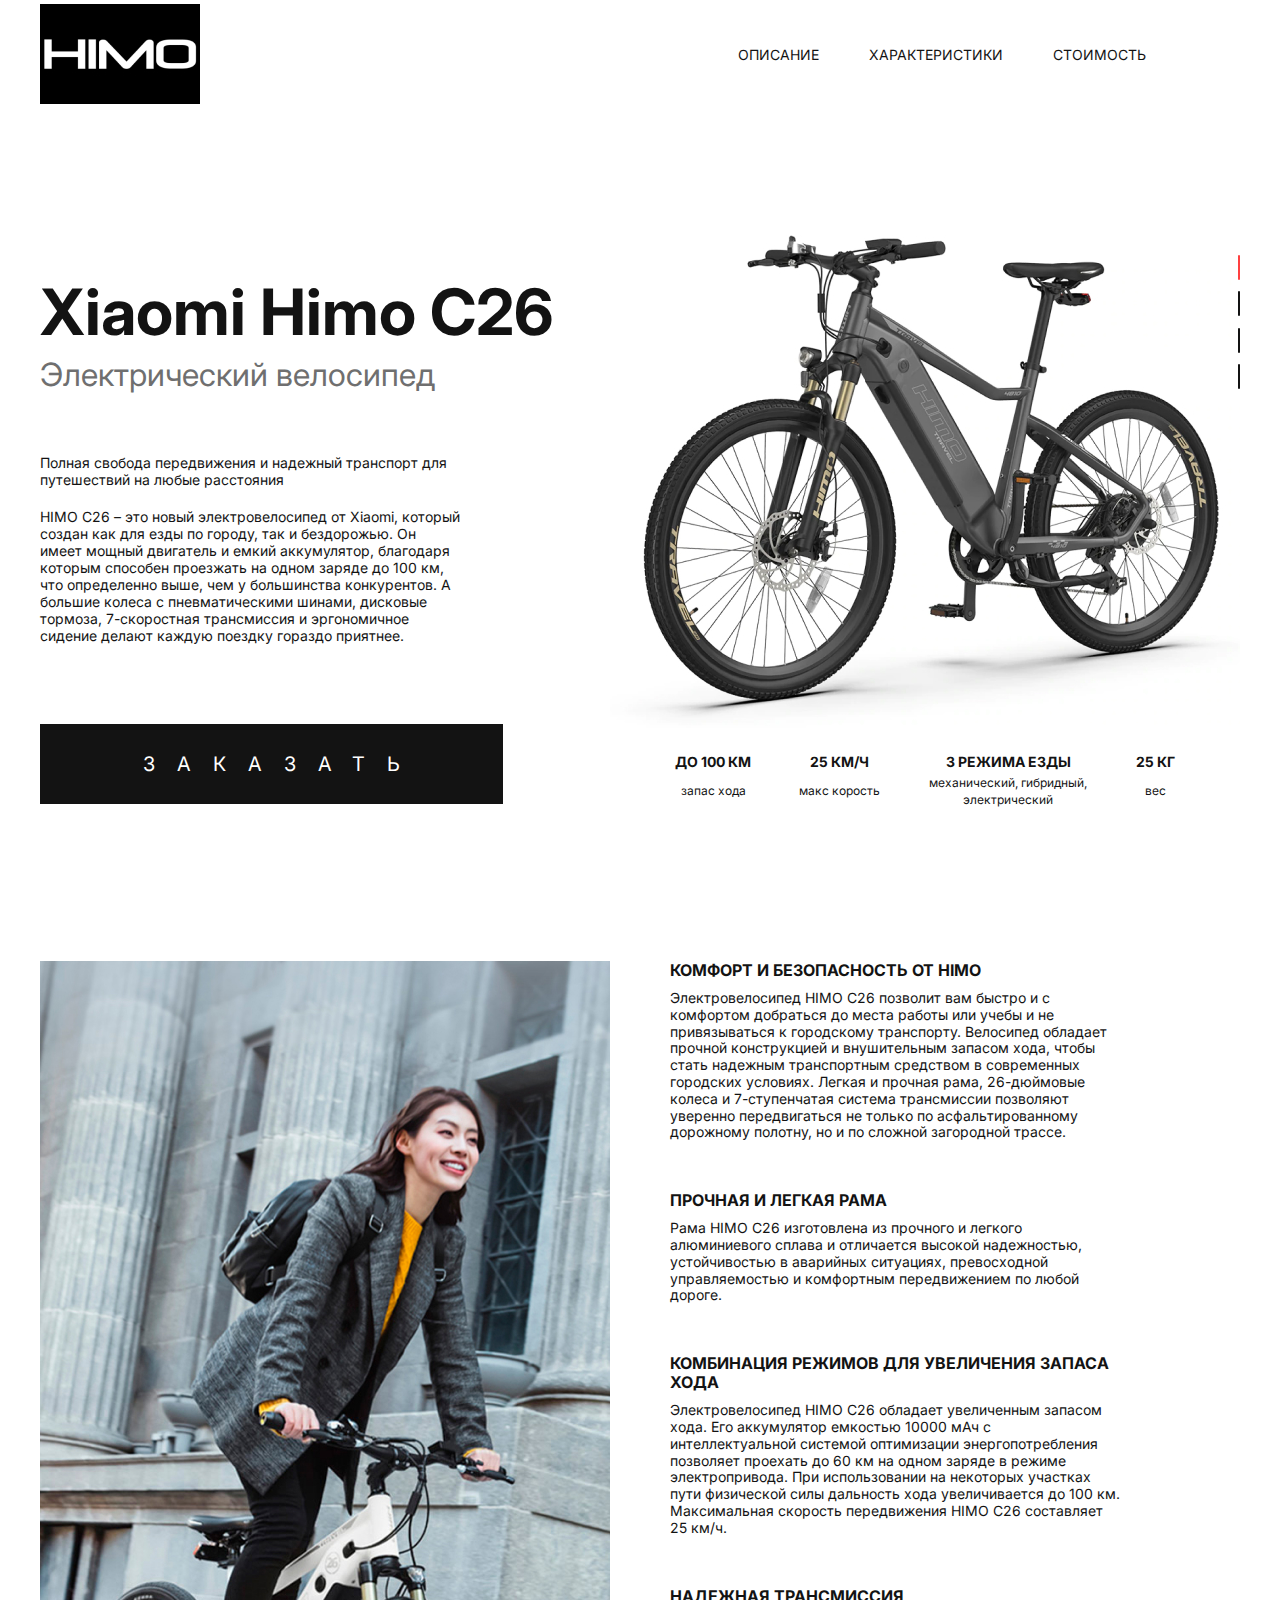
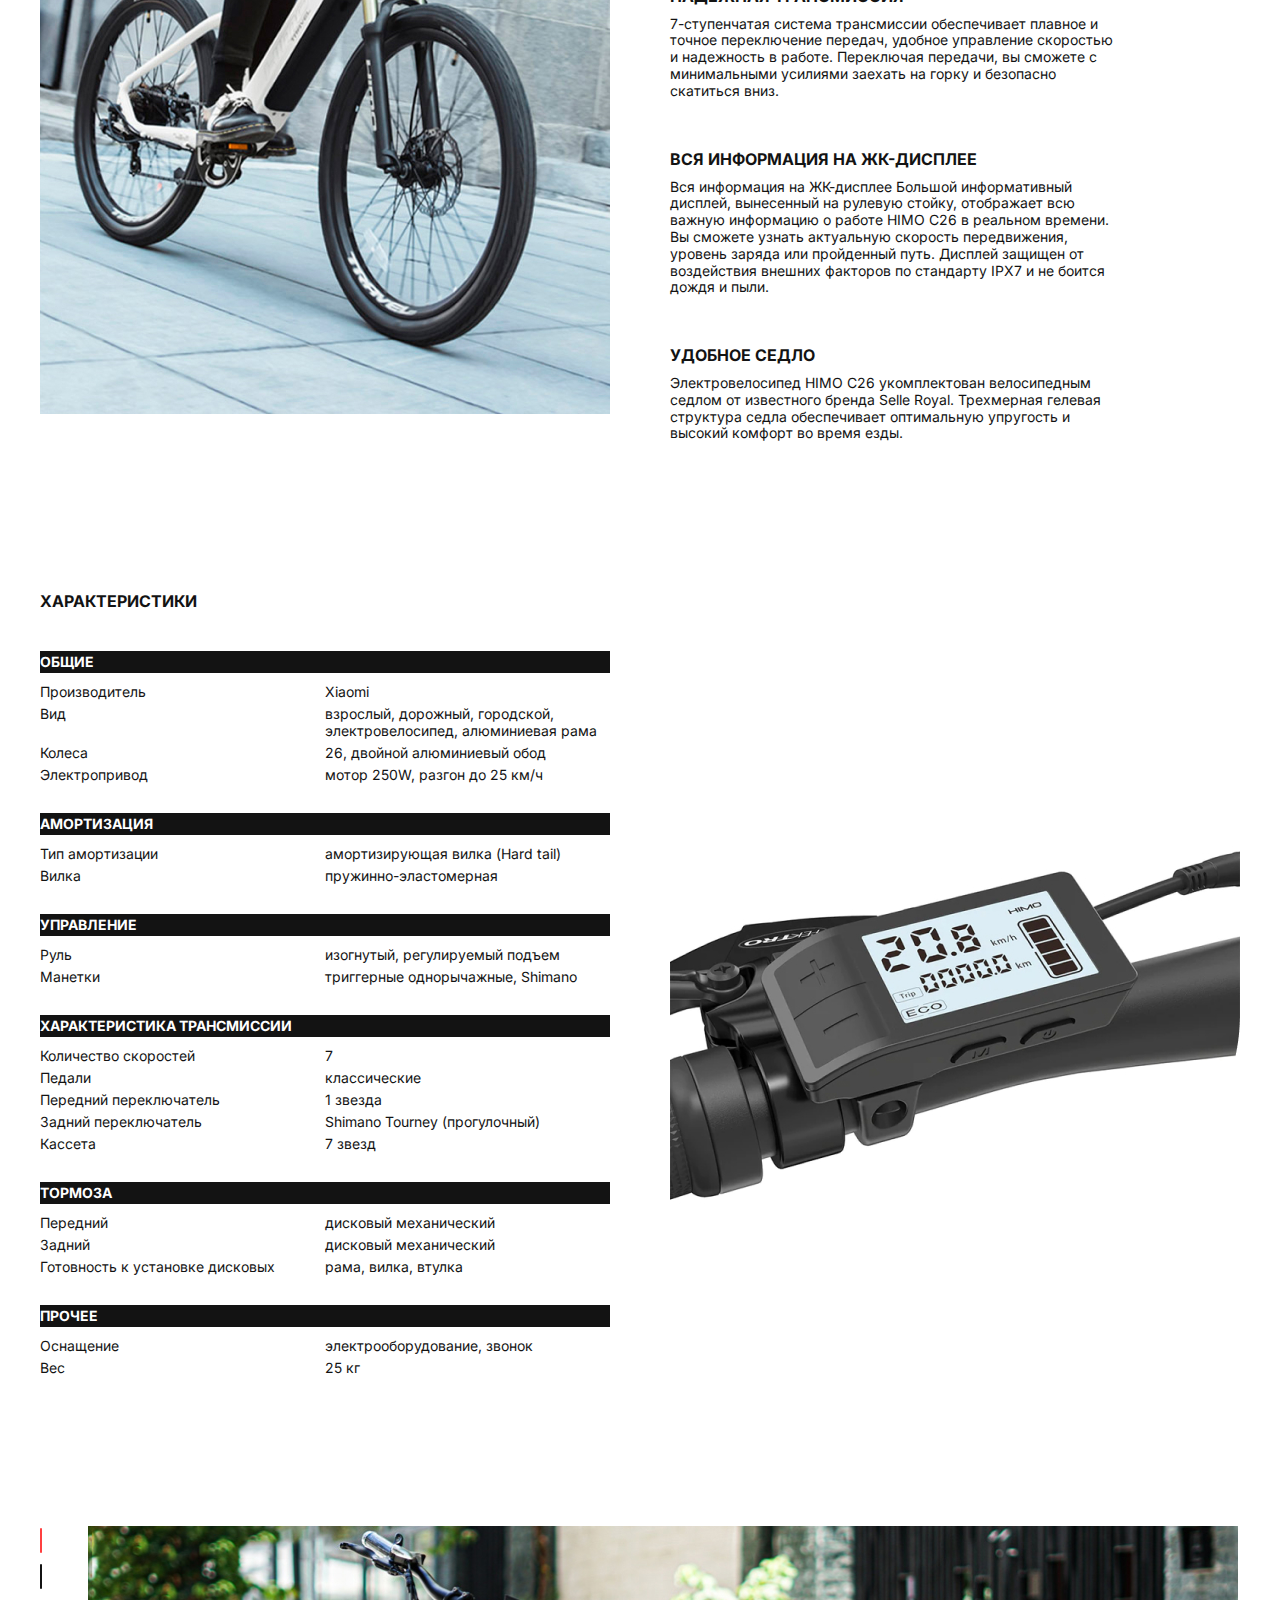
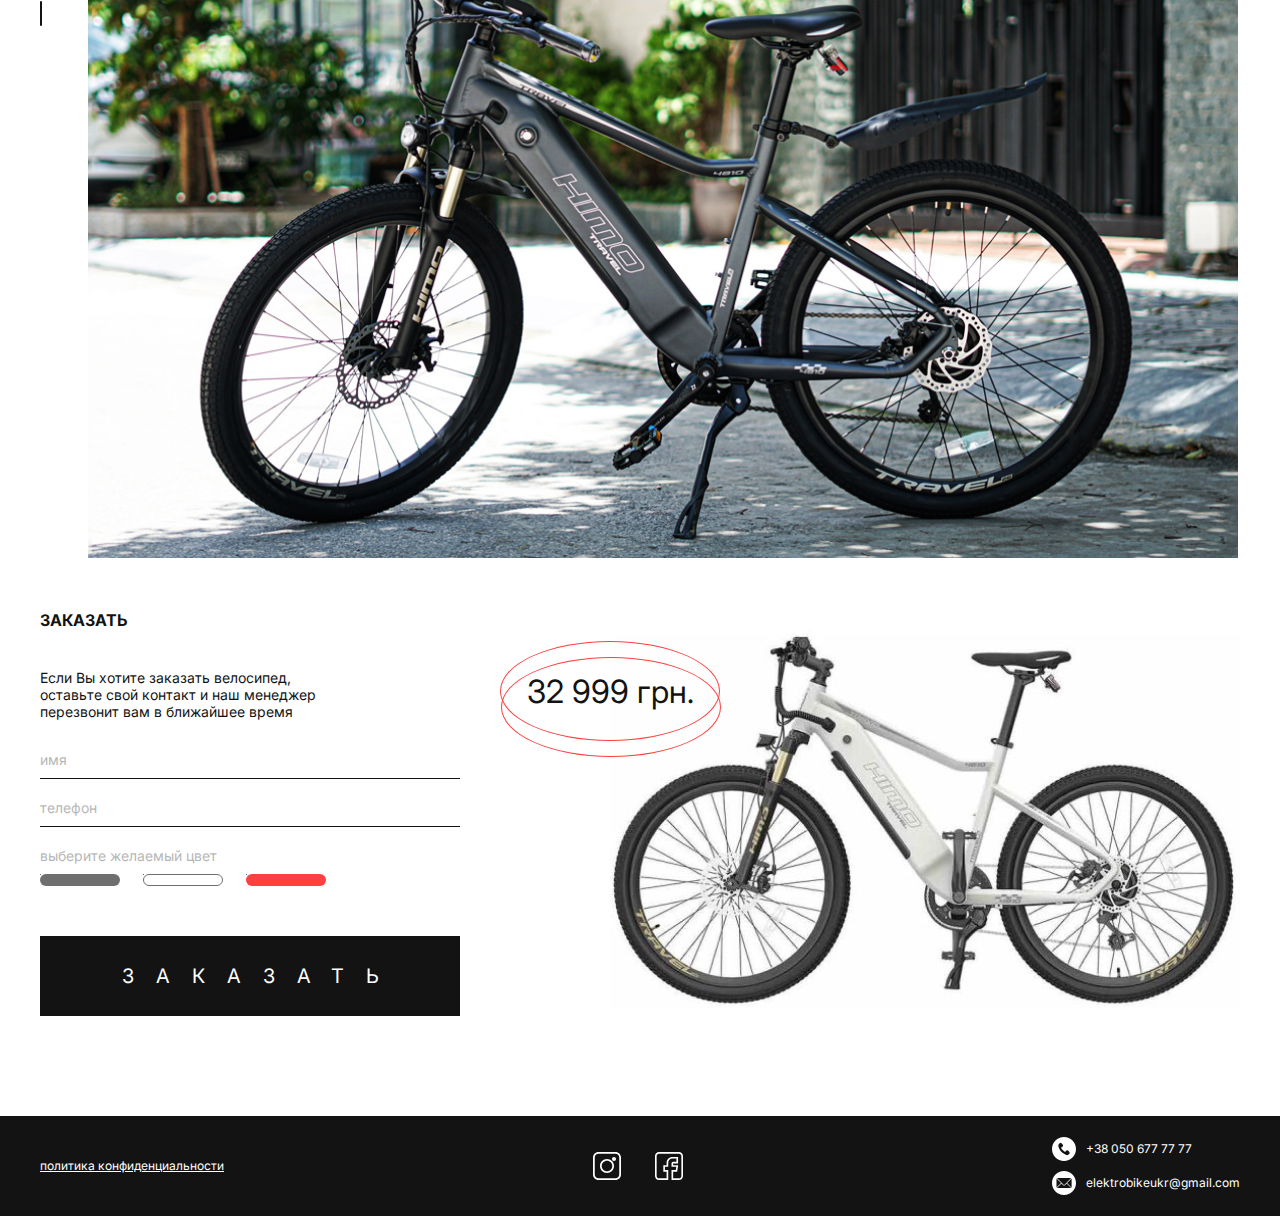
<file: Xiaomi Himo/index.html>
<!DOCTYPE html>
<html lang="ru">

<head>
	<meta charset="UTF-8">
	<meta http-equiv="X-UA-Compatible" content="IE=edge">
	<meta name="viewport" content="width=device-width, initial-scale=1.0">
	<link rel="stylesheet" href="css/normalize.css">
	<link rel="preconnect" href="https://fonts.googleapis.com">
	<link rel="preconnect" href="https://fonts.gstatic.com" crossorigin>
	<link href="https://fonts.googleapis.com/css2?family=Inter:wght@400;700&display=swap" rel="stylesheet">
	<link rel="stylesheet" href="css/slick.css">
	<link rel="stylesheet" href="css/style.css">
	<title>Document</title>
</head>

<body>
	<header class="header">
		<div class="container">
			<div class="header__inner">
				<div class="hamb" id="hamb">
					<div class="hamb__wrap" >
						<span class="bar"></span>
						<span class="bar"></span>
						<span class="bar"></span>
					</div>
				</div>
				<a href="#" class="logo">
					<img src="img/Logo.jpg" alt="logo" class="logo__img">
				</a>
				<nav class="menu" id="menu" >
					<ul class="menu__list" >
						<li class="menu__iteam">
							<a href="#info" class="menu__link">описание</a>
						</li>
						<li class="menu__iteam">
							<a href="#characteristic" class="menu__link">характеристики</a>
						</li>
						<li class="menu__iteam">
							<a href="#price" class="menu__link">стоимость</a>
						</li>
					</ul>
				</nav>
				<div class="popup" id="popup"></div>
			</div>
		</div>
	</header>
	
	<section class="order-bike">
		<div class="container">
			<div class="bike__inner">
				<div class="bike__column">
					<h1 class="bike__title">
						Xiaomi Himo C26
					</h1>
					<h2 class="bike__subtitle">
						Электрический велосипед
					</h2>
					<p class="bike__text">
						Полная свобода передвижения и надежный транспорт для путешествий на любые расстояния
					</p>
					<p class="bike__text">
						HIMO C26 – это новый электровелосипед от Xiaomi, который создан как для езды по городу, так и
						бездорожью. Он имеет мощный двигатель и емкий аккумулятор, благодаря которым способен проезжать на
						одном заряде до 100 км, что определенно выше, чем у большинства конкурентов. А большие колеса с
						пневматическими шинами, дисковые тормоза, 7-скоростная трансмиссия и эргономичное сидение делают
						каждую поездку гораздо приятнее.
					</p>
					<a href="#price" class="bike__link">
						Заказать
					</a>					
				</div>
				<div class="bike__column bike__column-slider">
					<div class="bike-slider">
						<img src="img/1order.jpg" alt="bike-slider__item" class="bike-slider__item">
						<img src="img/2order.jpg" alt="bike-slider__item" class="bike-slider__item">
						<img src="img/4order.jpg" alt="bike-slider__item" class="bike-slider__item">
						<img src="img/5order.jpg" alt="bike-slider__item" class="bike-slider__item">
					</div>
					<div class="sub-info-bike">
						<div class="sub-info-column">
							<span class="sub-info-title">до 100 км</span>
							<span class="sub-info-text">Запас хода</span>
						</div>
						<div class="sub-info-column">
							<span class="sub-info-title">25 км/ч</span>
							<span class="sub-info-text">Макс корость</span>
						</div>
						<div class="sub-info-column">
							<span class="sub-info-title">3 режима езды</span>
							<span class="sub-info-text">механический, гибридный, электрический</span>							
						</div>
						<div class="sub-info-column">
							<span class="sub-info-title">25 кг</span>
							<span class="sub-info-text">вес</span>
						</div>
					</div>
				</div>
			</div>
		</div>
	</section>
	<section class="info" id="info">
		<div class="container">
			<div class="info__inner">
				<div class="info__list-img">
					<img class="info__img" src="img/info-img.jpg" alt="info__img">
				</div>
				<div class="info__list">
					<div class="info__item">
						<h4 class="info__item-title">
							Комфорт и безопасность от HIMO
						</h4>
						<p class="info__item-text">
							Электровелосипед HIMO C26 позволит вам быстро и с комфортом добраться до места работы или учебы и не привязываться к городскому транспорту. Велосипед обладает прочной конструкцией и внушительным запасом хода, чтобы стать надежным транспортным средством в современных городских условиях. Легкая и прочная рама, 26-дюймовые колеса и 7-ступенчатая система трансмиссии позволяют уверенно передвигаться не только по асфальтированному дорожному полотну, но и по сложной загородной трассе.
						</p>
						</div>
					<div class="info__item">
						<h4 class="info__item-title">
							Прочная и легкая рама
						</h4>
						<p class="info__item-text">
							Рама HIMO C26 изготовлена из прочного и легкого алюминиевого сплава и отличается высокой надежностью, устойчивостью в аварийных ситуациях, превосходной управляемостью и комфортным передвижением по любой дороге.
						</p>
					</div>
					<div class="info__item">
						<h4 class="info__item-title">
							Комбинация режимов для увеличения запаса хода
						</h4>
						<p class="info__item-text">
							Электровелосипед HIMO C26 обладает увеличенным запасом хода. Его аккумулятор емкостью 10000 мАч с интеллектуальной системой оптимизации энергопотребления позволяет проехать до 60 км на одном заряде в режиме электропривода. При использовании на некоторых участках пути физической силы дальность хода увеличивается до 100 км. Максимальная скорость передвижения HIMO C26 составляет 25 км/ч.
						</p>
					</div>
					<div class="info__item">
						<h4 class="info__item-title">
							Надежная трансмиссия
						</h4>
						<p class="info__item-text">
							7-ступенчатая система трансмиссии обеспечивает плавное и точное переключение передач, удобное управление скоростью и надежность в работе. Переключая передачи, вы сможете с минимальными усилиями заехать на горку и безопасно скатиться вниз.
						</p>
					</div>
					<div class="info__item">
						<h4 class="info__item-title">
							Вся информация на ЖК-дисплее
						</h4>
						<p class="info__item-text">
							Вся информация на ЖК-дисплее
							Большой информативный дисплей, вынесенный на рулевую стойку, отображает всю важную информацию о работе HIMO C26 в реальном времени. Вы сможете узнать актуальную скорость передвижения, уровень заряда или пройденный путь. Дисплей защищен от воздействия внешних факторов по стандарту IPX7 и не боится дождя и пыли.
						</p>
					</div>
					<div class="info__item">
						<h4 class="info__item-title">
							Удобное седло
						</h4>
						<p class="info__item-text">
							Электровелосипед HIMO C26 укомплектован велосипедным седлом от известного бренда Selle Royal. Трехмерная гелевая структура седла обеспечивает оптимальную упругость и высокий комфорт во время езды.
						</p>
					</div>
				
				</div>
			</div>
		</div>
	</section>
	<section class="characteristic" id="characteristic">
		<div class="container">
			<h4 class="characteristic__header">
				ХАрактеристики
			</h4>
			<div class="characteristic__inner">
				<div class="characteristic__items">
					<ul class="characteristic__list">
						<li class="characteristic__title">
							Общие
						</li>
						<li class="characteristic__line">
							<p class="characteristic__name">
								Производитель
							</p>
							<p class="characteristic__desk">
								Xiaomi
							</p>
						</li>
						<li class="characteristic__line">
							<p class="characteristic__name">
								Вид
							</p>
							<p class="characteristic__desk">
								взрослый, дорожный, городской, электровелосипед, алюминиевая рама
							</p>
						</li>
						<li class="characteristic__line">
							<p class="characteristic__name">
								Колеса
							</p>
							<p class="characteristic__desk">
								26, двойной алюминиевый обод
							</p>
						</li>
						<li class="characteristic__line">
							<p class="characteristic__name">
								Электропривод
							</p>
							<p class="characteristic__desk">
								мотор 250W, разгон до 25 км/ч
							</p>
						</li>
					</ul>
						<ul class="characteristic__list">
							<li class="characteristic__title">
								амортизация
							</li>
							<li class="characteristic__line">
								<p class="characteristic__name">
									Тип амортизации
								</p>
								<p class="characteristic__desk">
									амортизирующая вилка (Hard tail)
								</p>
							</li>
							<li class="characteristic__line">
								<p class="characteristic__name">
									Вилка
								</p>
								<p class="characteristic__desk">
									пружинно-эластомерная
								</p>
							</li>
						</ul>
						<ul class="characteristic__list">
							<li class="characteristic__title">
								управление
							</li>
							<li class="characteristic__line">
								<p class="characteristic__name">
									Руль
								</p>
								<p class="characteristic__desk">
									изогнутый, регулируемый подъем
								</p>
							</li>
							<li class="characteristic__line">
								<p class="characteristic__name">
									Манетки
								</p>
								<p class="characteristic__desk">
									триггерные однорычажные, Shimano
								</p>
							</li>
						</ul>
					<ul class="characteristic__list">
							<li class="characteristic__title">
								характеристика трансмиссии
							</li>
							<li class="characteristic__line">
								<p class="characteristic__name">
									Количество скоростей
								</p>
								<p class="characteristic__desk">
									7
								</p>
							</li>
							<li class="characteristic__line">
								<p class="characteristic__name">
									Педали
								</p>
								<p class="characteristic__desk">
									классические
								</p>
							</li>
							<li class="characteristic__line">
								<p class="characteristic__name">
									Передний переключатель
								</p>
								<p class="characteristic__desk">
									1 звезда
								</p>
							</li>
							<li class="characteristic__line">
								<p class="characteristic__name">
									Задний переключатель
								</p>
								<p class="characteristic__desk">
									Shimano Tourney (прогулочный)
								</p>
							</li>
							<li class="characteristic__line">
								<p class="characteristic__name">
									Кассета
								</p>
								<p class="characteristic__desk">
									7 звезд
								</p>
							</li>
					</ul>
					<ul class="characteristic__list">
							<li class="characteristic__title">
								тормоза
							</li>
							<li class="characteristic__line">
								<p class="characteristic__name">
									Передний
								</p>
								<p class="characteristic__desk">
									дисковый механический
								</p>
							</li>
							<li class="characteristic__line">
								<p class="characteristic__name">
									Задний
								</p>
								<p class="characteristic__desk">
									дисковый механический
								</p>
							</li>
							<li class="characteristic__line">
								<p class="characteristic__name">
									Готовность к установке дисковых
								</p>
								<p class="characteristic__desk">
									рама, вилка, втулка 
								</p>
							</li>
					</ul>
						<ul class="characteristic__list">
							<li class="characteristic__title">
								прочее
							</li>
							<li class="characteristic__line">
								<p class="characteristic__name">
									Оснащение
								</p>
								<p class="characteristic__desk">
									электрооборудование, звонок
								</p>
							</li>
							<li class="characteristic__line">
								<p class="characteristic__name">
									Вес
								</p>
								<p class="characteristic__desk">
									25 кг
								</p>
							</li>
							
						</ul>
				</div>
				<div class="characteristic__list-img">
					<img class="characteristic-img" src="img/characteristic_img.jpg" alt="characteristics-img">
				</div>
			</div>
		</div>
	</section>

 <div class="slider">
		<div class="container">
			<div class="slider__items">
				<div class="slider__item">
					<img class="slider__img" src="img/main-slader1.jpg" alt="">
					<img class="slider__img" src="img/main-slader2.jpg" alt="">
					<img class="slider__img" src="img/main-slider3.jpg" alt="">
				</div>

			</div>
		</div>
	</div>
	<section class="price" id="price">
		<div class="container">
			<div class="price__inner">
				<form class="form">
					<h4 class="form__title">
						Заказать
					</h4>
					<p class="form__text">
						Если Вы хотите заказать велосипед, оставьте свой контакт и наш менеджер перезвонит вам в ближайшее время
					</p>
					<input class="form__input-name "type="text" placeholder="имя">
					<input class="form__input-phone "type="tel" placeholder="телефон">
					<p class="form__input-text">выберите желаемый цвет</p>
					<div class="form__label-box">
						<label class="form__label">
							<input type="radio" class="form__input-radio" name="radio">
							<div class="form__bike">
								<img src="img/form__bike-grey.jpg" alt="" class="form__bike-img">
								<p class="form__bike-price">
									<span>31 999 грн.</span>
								</p>
							</div>
							<div class="form__radio-style form__radio-style--grey"></div>
						</label>
						<label class="form__label">
							<input type="radio" class="form__input-radio" name="radio" checked>
							<div class="form__bike">
								<img src="img/form__bike-white.jpg" alt="" class="form__bike-img">
								<p class="form__bike-price">
									<span>32 999 грн.</span>
								</p>
							</div>
							<div class="form__radio-style form__radio-style--while"></div>
						</label>
						<label class="form__label">
							<input type="radio" class="form__input-radio" name="radio">
							<div class="form__bike">
								<img src="img/form__bike-red.jpg" alt="" class="form__bike-img">
								<p class="form__bike-price">
									<span>35 999 грн.</span>
								</p>
							</div>
							<div class="form__radio-style form__radio-style--red"></div>
						</label>
					</div>
					<button  class="form__btn" type="submit">ЗАКАЗАТЬ</button>
				</form>
			</div>
		</div>
	</section>
	<footer class="footer">
		<div class="container">
			<div class="footer__inner">
				<a href="" class="footer__link">Политика конфиденциальности</a>
				<div class="footer__social">
					<a href="" class="footer__social-link">
						<img src="img/instagram.svg" alt="" class="footer__social-img">
					</a>
					<a href="" class="footer__social-link">
						<img src="img/facebook.svg" alt="" class="footer__social-img">
					</a>
				</div>
				<div class="footer__contacts">
					<a href="tel:++380506777777" class="footer__contacts-link">
						<img src="img/phone.svg" class="footer__contacts-img" alt="">
						<span>+38 050 677 77 77</span>
					</a>
					<a href="mailto:elektrobikeukr@gmail.com" class="footer__contacts-link">
						<img src="img/mail.svg" alt="" class="footer__contacts-img">
						<span>elektrobikeukr@gmail.com</span>
					</a>
				</div>
			</div>
		</div>
	</footer>



	<script src="https://ajax.googleapis.com/ajax/libs/jquery/3.6.1/jquery.min.js"></script>
	<script src="js/slick.min.js"></script>
	<script src="js/main.js"></script>
</body>

</html>
</file>
<file: Xiaomi Himo/css/style.css>
body {
	font-family: 'Inter', sans-serif;
	font-weight: 400; 
	line-height: 17px; 
	color: #131313;
 }


 header.header{
	padding: 4px 0px 0px;
 }

.container {
	max-width: 1220px;
	padding: 0px 10px;
	margin: 0 auto; 

}

.header__inner {
	display: flex;
	justify-content: space-between; 
	align-items: center; 
}

.hamb, .popup{
	display: none;
}
.menu {
	margin-right: 74px; 
}

.menu > .menu__list {
	display: flex; 

}

.menu > .menu__list > .menu__iteam:not(:first-child) {
	padding-left: 10px;

}


.menu > .menu__list > .menu__iteam > .menu__link {
	text-transform: uppercase;
	padding: 42px 20px;
	transition: all 0.3s;
}


.menu > .menu__list > .menu__iteam > .menu__link:hover{
	background-color: #131313;
	color: #fff;

}	

.order-bike {
	margin: 99px 0px 150px;
}

.bike__inner {
	display:flex;
	justify-content: space-between; 

}

.bike__title {
	font-weight: 700;
	font-size: 64px;
	line-height: 77px;
	margin: 70px 0px 5px;
}

.bike__subtitle {
	font-weight: 400;
	font-size: 32px;
	line-height: 39px;
	color: #6F6F6F;
	margin: 0px 0px 60px;
}
.bike__text {
	max-width: 420px;
	margin-bottom: 20px;

}

a.bike__link {
	display:inline-block;
	margin-top: 60px;
	padding: 28px 81px;
	background-color:#131313;
	color: #fff;
	text-align:center;
	text-transform: uppercase;
	font-size:20px;
	line-height: 24px;
	letter-spacing: 1.1em;
	text-indent: 1.1em;
	transition: all .3s;

}
a.bike__link:hover{
	background-color:#FF4040;

}

.bike__column-slider{
	max-width: 630px;
	margin-left: 30px;

}


.bike-slider .slick-dots{
	position:absolute;
	top:50px;
	right:0;

}


.slick-dots li:not(:first-child){
	padding-top:10px;

}

.slick-dots button{
	font-size:0;
	height:25px;	
	width:2px;
	background: #131313;
	border-radius: 7px;
	transition: all .3s;

}
.slick-dots button:hover,
.slick-active button{
	background-color:#FF4040;
}




.sub-info-bike {
	display: flex;
	justify-content: space-between;
	margin-top:25px;
	padding: 0px 65px;


}	
.sub-info-column {
	display: flex;
	flex-direction: column;
	align-items: center;
	max-width: 160px;
	min-height: 58px;
	text-align: center;
	
	
	
}
.sub-info-title  {
	font-weight: 700;
	text-transform: uppercase;
}

.sub-info-text {
	font-size: 12px;
	font-weight: 400;
	text-transform: lowercase;
	margin: auto 0;
	
}

.info {
	margin-bottom: 150px;

}

.info__inner {
	display: flex;

}
.info__list-img {
	margin-right: 60px;

}
.info__img{
	max-width: 570px;
	object-fit: cover;
}

.info__list {
	max-width: 490px;

}	
.info__item:not(:last-child){
	margin-bottom: 50px;

}
.info__item-title {
	font-weight: 700;
	font-size: 16px;
	line-height: 19px;
	text-transform: uppercase;
}
.info__item-text {
	max-width: 450px;
	margin-top: 10px;
	line-height: 120%;
}

.characteristic {
	margin-bottom: 150px;
}

.characteristic__header {
	font-weight: 700;
	font-size: 16px;
	line-height: 19px;
	text-transform: uppercase;
	margin-bottom: 40px;
}
.characteristic__inner {
	display: flex;

}
.characteristic__items {
	margin-right: 60px;
	flex-basis: 570px;

}
.characteristic__list + .characteristic__list{
	padding-top: 30px;

}
.characteristic__title {
	font-weight: 700;
	text-transform: uppercase;
	padding: 2px 0px 3px;
	background-color: #131313;
	color:#fff;
	margin-bottom: 10px;


}
.characteristic__line {
	display: flex; 
	margin-top: 5px;
	

}
.characteristic__name {
	flex-basis: 285px;
	padding-right: 25px;
}
.characteristic__desk {
	flex-basis: 285px;
}
.characteristic__list-img {
	align-self: center;
	
}

.slider {
	margin-bottom: 53px;
}

.slider__items .slick-dots {
	position: absolute;
	top: 0;
	left: 0;

}

.slider__img {
	max-width: 1150px;
	margin-left:48px;
	object-fit: cover;
}

.price {
	margin-bottom: 100px;

}

.price__inner {
	position: relative;
}
.form {
	max-width: 420px;

}
.form__title {
	font-weight: 700;
	font-size: 16px;
	line-height: 19px;
	text-transform: uppercase;
	margin-bottom: 40px;

}
.form__text {
	max-width: 300px;
	line-height: 120%;
	margin-bottom: 30px;
}
.form__input-name, .form__input-phone {
	width:100%;
	border-bottom: 1px solid #131313;
	margin-bottom: 20px;
	padding-bottom:10px;

	
}

.form__input-name::placeholder, 
.form__input-phone::placeholder,
.form__input-text{
	color: #6F6F6F;
	opacity: 0.5;
	
}
.form__input-text{
	padding-bottom: 10px;

}
.form__label-box {
	display: flex;
	margin-bottom: 50px;

}
.form__label:not(:last-child) {
	margin-right:23px;


}
.form__input-radio {
	position: absolute;
	width: 1px;
	height: 1px;
	overflow: hidden;
	clip-path: none;
}
.form__input-radio:checked + .form__bike{
	display: block;
}


.form__bike {
	display:none; 
	position: absolute;
	right: 0;
	top: 0;

}

.form__bike-price {
	position: absolute;
	font-size: 32px;
	width: 220px;
	height: 100px;
	top: 30px;
	right: 0;
	left: 0;
	border: 1px solid #ff4040;
	border-radius: 50%;
	display: flex;
	justify-content: center;
	align-items: center;
	transform:translateX(-50%);

}
.form__bike-price::after {
	content: "";
	position: absolute;
	width: 220px;
	height: 100px;
	border: 1px solid #ff4040;
	border-radius: 50%;
	top: 15px;
	left: 0;
}


.form__radio-style {
	border-radius: 30px;
	width: 80px;
	height: 12px;
	cursor: pointer;

}
.form__radio-style--while {
	background-color: #fff;
	border:1px solid #6F6F6F;
}
.form__radio-style--grey {
	background-color: #6f6f6f;

}
.form__radio-style--red {
	background-color: #ff4040;
}
.form__btn {
	background-color: #131313;
	color: #fff;
	padding: 28px 0;
	width: 100%;
	font-size: 20px;
	line-height: 24px;
	letter-spacing: 1.1em;
	text-indent: 1.1em;
	text-transform: uppercase;
	transition: all .3s;
}
.form__btn:hover{
	background-color:#FF4040;

}
.footer {
	background-color:#131313;
	color: #fff;

}

.footer__inner {
	display: flex;
	justify-content: space-between;
	align-items: center;
	height: 100px;

}
.footer__link {
	font-size: 12px;
	line-height: 15px;
	text-transform:lowercase;
	text-decoration: underline;
}


.footer__social-link:not(:last-child){
	margin-right:30px;
}

.footer__contacts {
	font-size: 12px;
	line-height: 15px;

}
.footer__contacts-link {
	display: flex;
	align-items: center;


}

.footer__contacts-link:not(:last-child){
	margin-bottom:10px;
}

.footer__contacts-img {
	margin-right: 10px;
}

@media (max-width:1231px) {

	.bike__title{
		margin: 0 0 5px;
	}
}

@media (max-width:1150px) {
	.order-bike{
		margin: 0 0 50px 0;

	} 
	.bike__inner{
		flex-wrap: wrap;
	}
	.bike__text {
		max-width:100%;
	}
	a.bike__link{
		margin-top: 30px;
	}
	.bike__column {
		margin-top: 60px; 
	}
	.bike__column-slider {
		max-width: 100%;
		margin-left: 0;
	}
	.info {
		margin-bottom: 50px;
	}
	.info__img {
		display:none; 
	}
	.info__list{
		max-width: 100%;

	}
	.info__list-img{
		margin: 0;
	}
	.info__item:not(:last-child) {
		margin-bottom: 25px;
	}
	.info__item-text{
		max-width: 100%;
	}
	.characteristic {
		margin-bottom: 50px;
	}
	.characteristic__header{
		margin-bottom: 25px;
	}
	.slider{
		margin-bottom:50px
	}
	.price{
		margin-bottom: 50px;
	}
}

@media(max-width: 1100px) {
	.form{
		max-width: 700px;
	}
	.form__bike {
		left: 15%;
		top: 37%;
	}
	.form__label-box{
		margin-bottom: 425px;
	}
	
	.form__btn {
		max-width: 700px;
	}
}

@media (max-width:1000px) {
	.characteristic__inner{
		flex-wrap: wrap;
	}
	.characteristic__items{
		flex-basis: 100%;
		margin-right: 0;
	}
	.characteristic__list + .characteristic__list {
		padding-top: 15px;
	}
	.characteristic__name{
		flex-basis: 50%;
	}
	.characteristic__desk{
		flex-basis: 50%;
	}
	.characteristic__list-img{
		order: -1;
		width:100%;
		margin-bottom: 25px;
	}
	.characteristic-img{
		width:100%;
	}
}

@media (max-width:900px) {

	
	.menu{
		display: none;
	}

	.hamb{
		display: block; 
		padding: 15px;
		cursor: pointer;

	}

	.hamb__wrap{
		display: flex;
		flex-direction: column;
		justify-content: space-around;
		width: 50px;
		height: 50px;
		border-radius: 25%;
		border: 3px solid #131313;
	
		
	}

	.bar{
		display: block; 
		padding: 2px 0;
		background-color: #131313;
	

	}
	
	.popup {
		position:fixed;
		top: 104px;
		left: -200%;
		width: 100%;
		height: 100%;
		background-color: #fff;
		display: block;
		z-index: 100;
		transition: all 0.3s;
		

	}

	.popup.click{
		left: 0;

	}

	.popup #menuClone {
		width: 100%;
		height: 100%;
		display: flex;
		justify-content: center;
		overflow: auto;
		padding: 20px;
	

				
	}

	.popup #menuClone > .menu__list{
		text-align: center;
		width: 100%;
	
	}

	#menuClone >.menu__list > .menu__iteam {
		margin-bottom: 20px;
					
	}

	#menuClone >.menu__list > .menu__iteam > .menu__link{
		display:block;
		text-transform: uppercase;
		font-size: 18px;
		padding: 35px 0;
		transition: all 0.3s;
	}

	#menuClone >.menu__list > .menu__iteam > .menu__link:hover{
		background-color: #131313;
		color: #fff;

   }
	body.active {
		overflow: hidden;	
	 }
	
}

@media(max-width:770px) {
	.form__bike{
		left: 13%;
		top: 46%;
	}
	.form__bike-img{
		max-width: 380px;
	}
	.form__bike-price{
		font-size: 19px;
		width: 127px;
		height: 49px;
	}
	.form__bike-price::after{
		width: 127px;
		height: 49px;
		top: 4px;
	}
	.form__label-box{
		margin-bottom: 300px;
	}
}

@media (max-width:640px) {
	.bike__title{
		font-size: 48px;
	}
	.bike__subtitle{
		font-size: 26px;
	}
	a.bike__link{
		display: block;
		padding: 28px 0;
	}
	.sub-info-bike{
		padding: 0px;
	}
	.slider__img{
		margin-left: 10px;
	}
}
@media(max-width:550px) {
	.footer__inner{
		height: auto;
		display: block;
		text-align: center;
		padding-top: 10px;
	}
	.footer__social{
		margin:10px 0;
	}
	.footer__contacts{
		display: flex;
		flex-direction: column;
		align-items: center;
	}

	a.footer__contacts-link{
		margin-bottom: 10px;
  }
	
  	
}
@media(max-width:500px) {
	
	.form__title{
		margin-bottom: 15px;

	}
	.form__text{
		max-width: 100%; 
		margin-bottom: 15px;
	}
	.form__bike{
		left: 7%;
	}
	.form__bike-img{
		max-width: 250px;
	}
	.form__bike-price{
		left:122px;
		top:170px;
		font-size: 22px;
		width: 185px;
		height: 60px;
	}
	.form__bike-price::after{
		width: 185px;
		height: 60px;
		top: 4px;
	}
	
}

 @media (max-width:449px) {
	
	#menuClone >.menu__list > .menu__iteam > .menu__link {
		font-size: 15px;
	}
	.order-bike{
		margin: 0 0 25px 0;
	}
	.bike__title{
    font-size: 32px;
    line-height: 44px;

	}

	.bike__subtitle{
		font-size: 18px;
		margin-bottom: 30px;

	}
	a.bike__link{
		font-size: 16px;
      line-height: 16px;
	}
	.bike__column-slider{
		margin-top: 30px;
	}
	.sub-info-bike{
		flex-wrap: wrap;
	}
	.sub-info-column{
		width: 50%;
		margin-bottom: 10px;
	}
	.sub-info-title{
		font-size: 13px;
	}
	.sub-info-text{
		font-size: 12px;
	}

	.info{
		margin-bottom: 25px;
	}
	.characteristic{
		margin-bottom: 25px;
	}
	.slider{
		margin-bottom: 25px;
	}
	.price {
		margin-bottom: 25px
	}
	.form__btn{
		font-size: 16px;
		line-height: 16px;
  
	}
	
}
</file>
